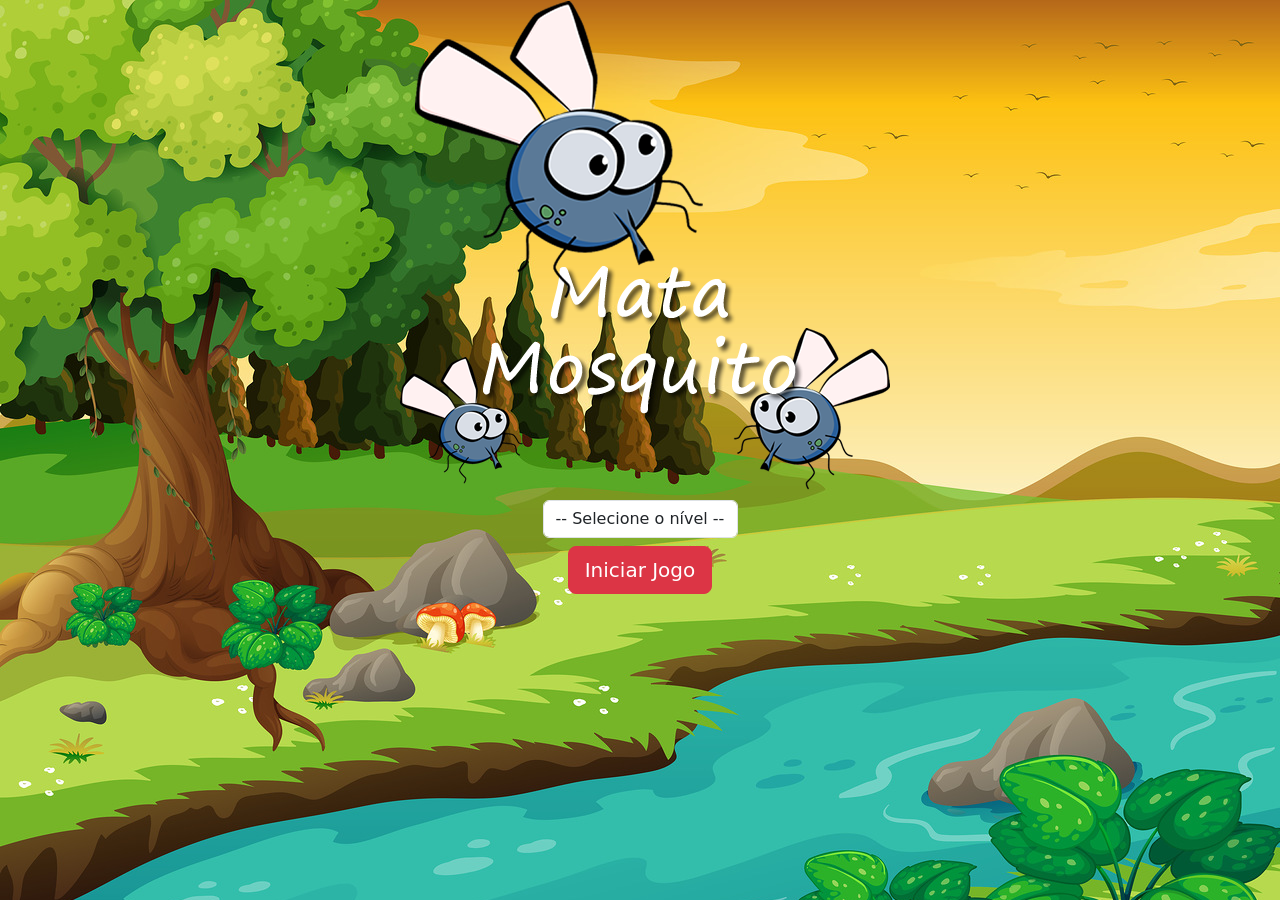
<file: index.html>
<!DOCTYPE html>
<html lang="en">

<head>
    <meta charset="UTF-8">
    <meta name="viewport" content="width=device-width, initial-scale=1.0">
    <title>Game Mata Mosquito</title>

    <script>

        function iniciagame() {

            var nivel = document.getElementById('nivel').value

            if (nivel === '') {
                alert('Selecione um nível para inicar o jogo')
                return false
            }

            window.location.href = "app.html?" + nivel

        }

    </script>

</head>

<link href="https://cdn.jsdelivr.net/npm/bootstrap@5.3.8/dist/css/bootstrap.min.css" rel="stylesheet"
    integrity="sha384-sRIl4kxILFvY47J16cr9ZwB07vP4J8+LH7qKQnuqkuIAvNWLzeN8tE5YBujZqJLB" crossorigin="anonymous">

<link rel="stylesheet" href="estilo.css">

<body>

    <div class="container">
        <div class="row">
            <div class="col">
                <div class="d-flex justify-content-center">
                    <img src="imagens/game.png" alt="">
                </div>
            </div>
        </div>

        <div class="row">
            <div class="col">
                <div class="d-flex justify-content-center">
                    <div class="mb-2">
                        <select id="nivel" name="" class="form-control">
                            <option value="">-- Selecione o nível --</option>
                            <option value="normal">Normal</option>
                            <option value="dificil">Difícil</option>
                            <option value="chucknorris">Chuck Norris</option>
                        </select>
                    </div>

                </div>
            </div>
        </div>


        <div class="row">
            <div class="col">
                <div class="d-flex justify-content-center">
                    <button type="button" class="btn btn-danger btn-lg" onclick="iniciagame()">Iniciar Jogo</button>
                </div>
            </div>
        </div>


    </div>

</body>

</html>
</file>
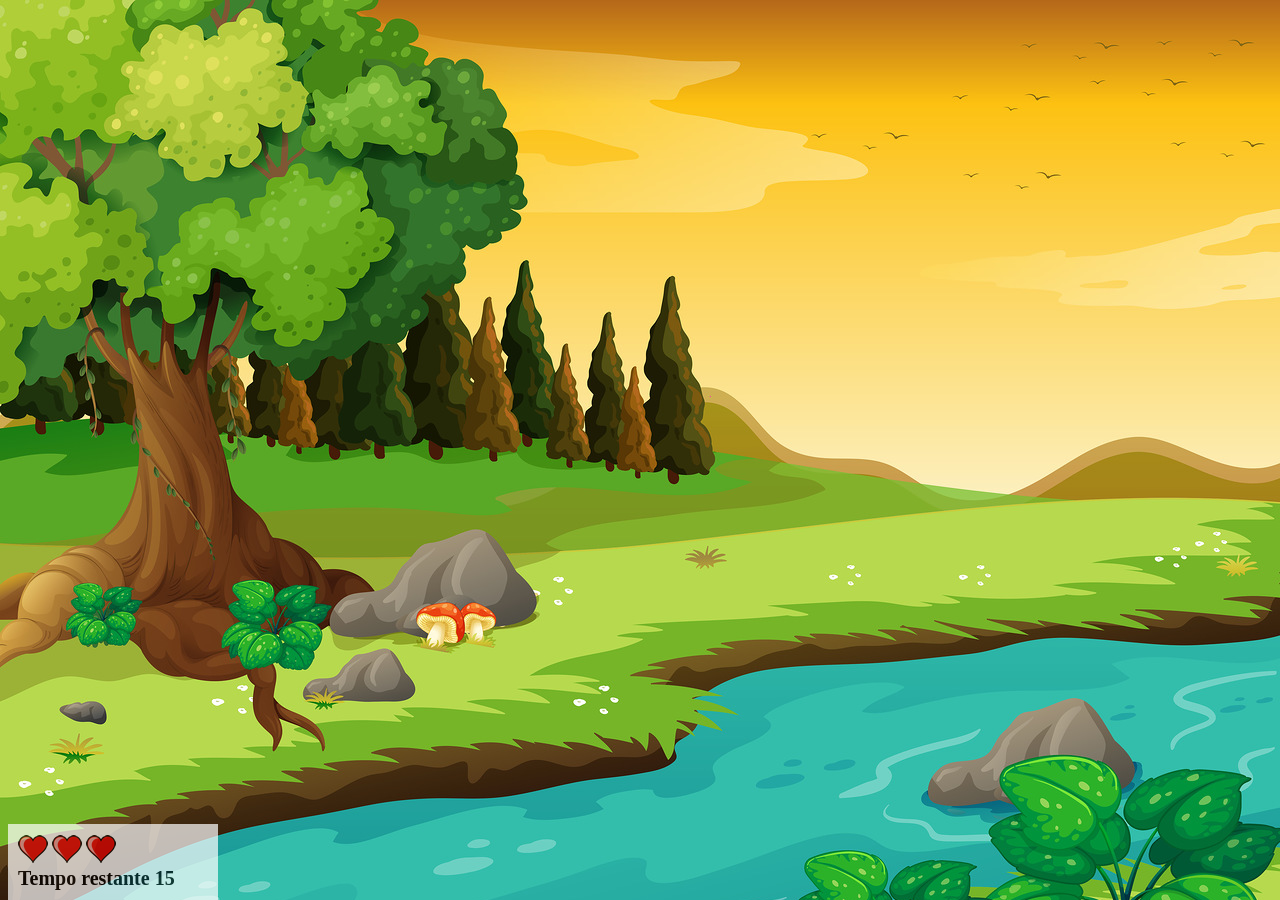
<file: app.html>
<!DOCTYPE html>
<html lang="en">

<head>
    <meta charset="UTF-8">
    <meta name="viewport" content="width=device-width, initial-scale=1.0">
    <title>Jogo Mata mosquito</title>
    <link rel="stylesheet" href="estilo.css">
    <script src="jogo.js"></script>



</head>

<body onresize="ajustaTamanhoPalcoJogo()">

    <div class="painel">
        <div class="vidas">
            <img id="v1" src="imagens/coracao_cheio.png" alt="">
            <img id="v2" src="imagens/coracao_cheio.png" alt="">
            <img id="v3" src="imagens/coracao_cheio.png" alt="">
        </div>

        <div class="cronometro">
            Tempo restante <span id="cronometro"></span>
        </div>

    </div>


    <script>

        document.getElementById('cronometro').innerHTML = tempo


        var criaMosquito = setInterval(function () {
            posicaoRandomica()
        }, criaMosquitoTempo)
    </script>

</body>

</html>
</file>
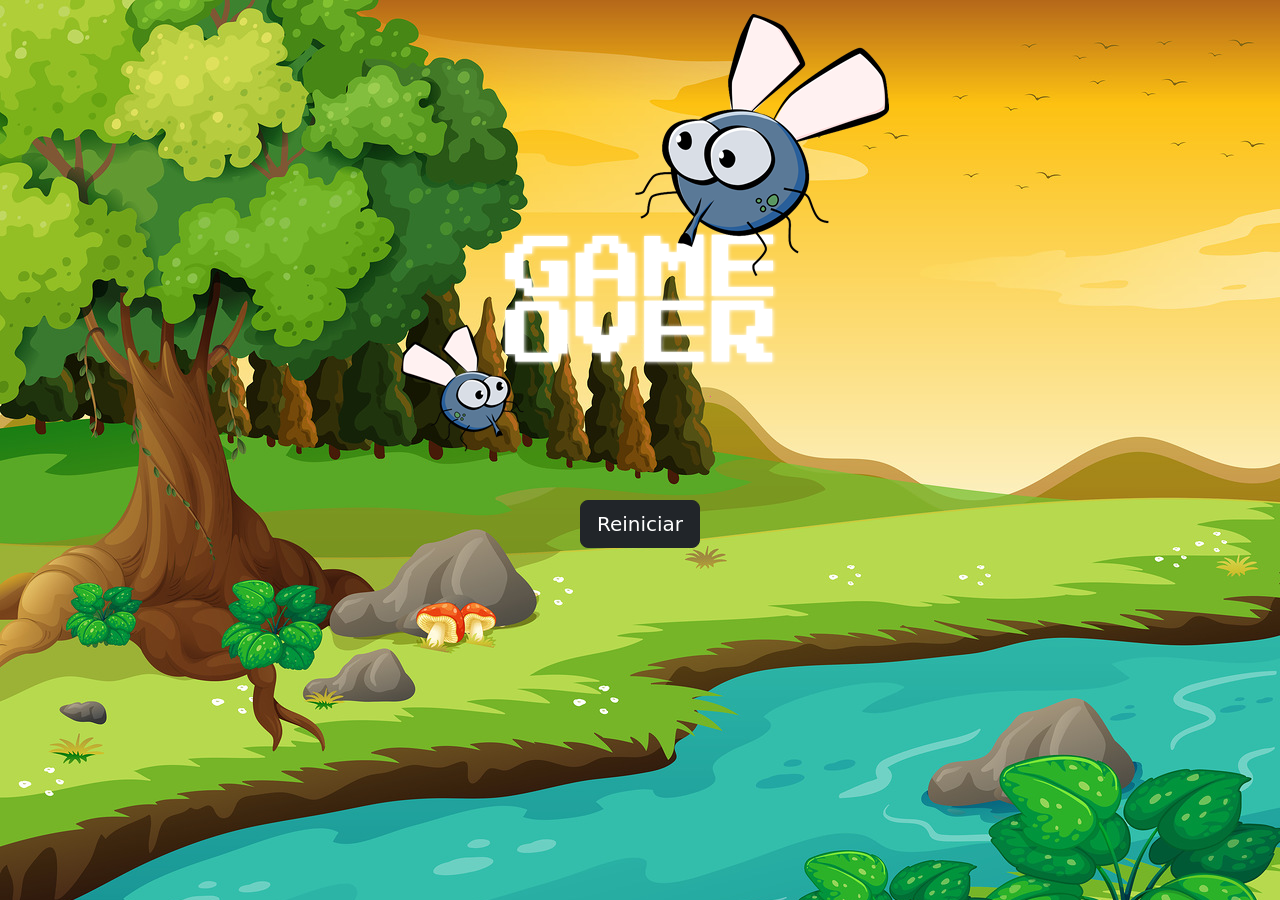
<file: fim_de_jogo.html>
<!DOCTYPE html>
<html lang="en">

<head>
    <meta charset="UTF-8">
    <meta name="viewport" content="width=device-width, initial-scale=1.0">
    <title>Game Over</title>


</head>

<link href="https://cdn.jsdelivr.net/npm/bootstrap@5.3.8/dist/css/bootstrap.min.css" rel="stylesheet"
    integrity="sha384-sRIl4kxILFvY47J16cr9ZwB07vP4J8+LH7qKQnuqkuIAvNWLzeN8tE5YBujZqJLB" crossorigin="anonymous">

<link rel="stylesheet" href="estilo.css">

<body>

    <div class="container">
        <div class="row">
            <div class="col">
                <div class="d-flex justify-content-center">
                    <img src="imagens/game_over.png" alt="">
                </div>
            </div>
        </div>


        <div class="row">
            <div class="col">
                <div class="d-flex justify-content-center">
                    <button type="button" class="btn btn-dark btn-lg"
                        onclick="window.location.href = 'index.html' ">Reiniciar</button>
                </div>
            </div>
        </div>


    </div>

</body>

</html>
</file>
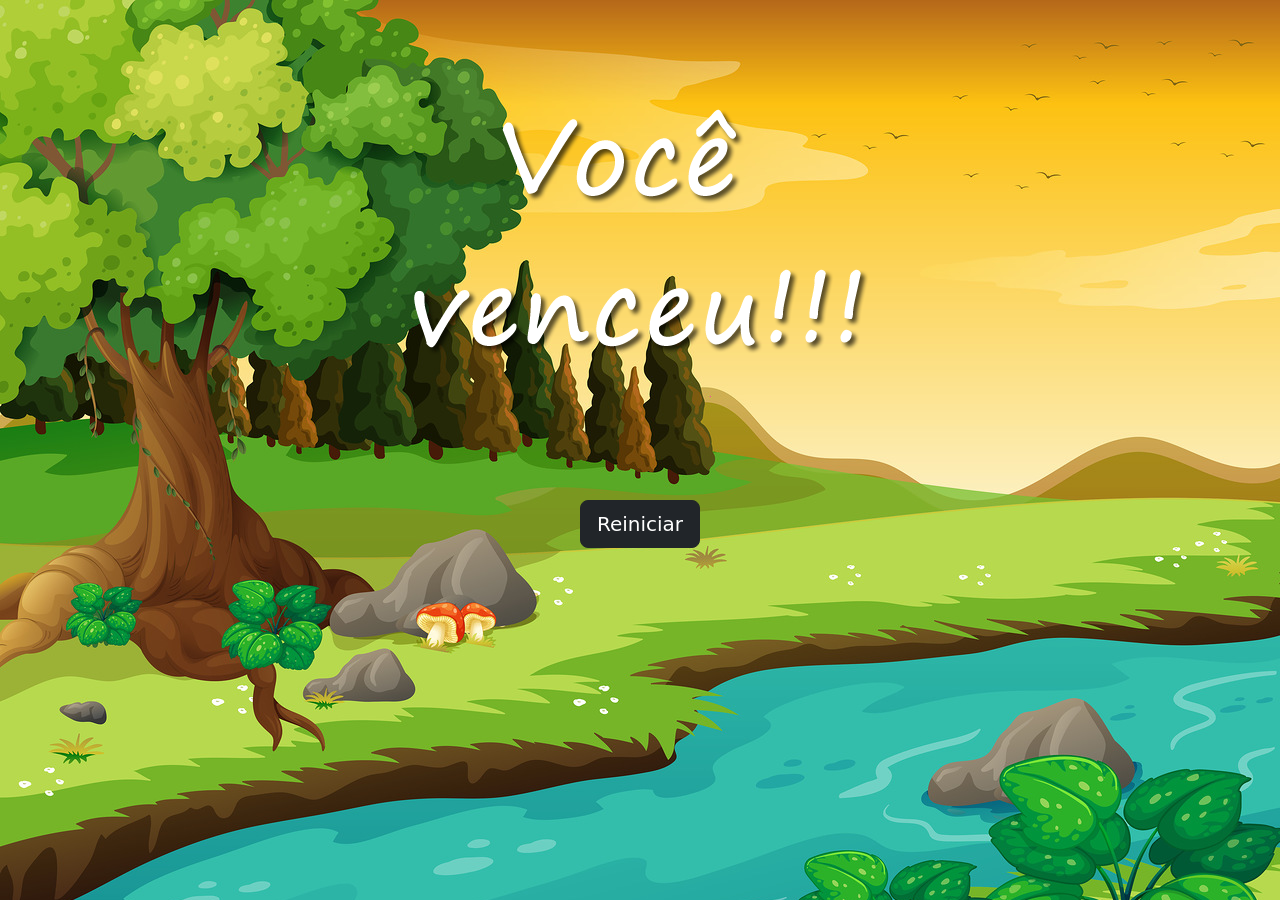
<file: vitoria.html>
<!DOCTYPE html>
<html lang="en">

<head>
    <meta charset="UTF-8">
    <meta name="viewport" content="width=device-width, initial-scale=1.0">
    <title>Vitoria Wins</title>


</head>

<link href="https://cdn.jsdelivr.net/npm/bootstrap@5.3.8/dist/css/bootstrap.min.css" rel="stylesheet"
    integrity="sha384-sRIl4kxILFvY47J16cr9ZwB07vP4J8+LH7qKQnuqkuIAvNWLzeN8tE5YBujZqJLB" crossorigin="anonymous">

<link rel="stylesheet" href="estilo.css">

<body>

    <div class="container">
        <div class="row">
            <div class="col">
                <div class="d-flex justify-content-center">
                    <img src="imagens/vitoria.png" alt="">
                </div>
            </div>
        </div>


        <div class="row">
            <div class="col">
                <div class="d-flex justify-content-center">
                    <button type="button" class="btn btn-dark btn-lg"
                        onclick="window.location.href = 'index.html' ">Reiniciar</button>
                </div>
            </div>
        </div>


    </div>

</body>

</html>
</file>
<file: estilo.css>
html {
    cursor: url(imagens/mata_mosca.png) 30 30, auto;
}


body {
    background-image: url(imagens/bg.jpg);
    background-repeat: no-repeat;
    background-size: 100%;
}


.mosquito1 {
    width: 50px;
    height: 50px;
}

.mosquito2 {
    width: 70px;
    height: 70px;
}

.mosquito3 {
    width: 90px;
    height: 90px;
}

.ladoA {
    transform: scaleX(1);
}

.ladoB {
    transform: scaleX(-1);
}

.painel {
    position: absolute;
    width: 190px;
    padding: 10px;
    bottom: 0px;
    border-top: solid 1px white;
    background-color: white;
    opacity: 0.7;
}

.vidas {
    float: left;
}

.cronometro {
    float: left;
    font-size: 20px;
    font-weight: bold;
}
</file>
